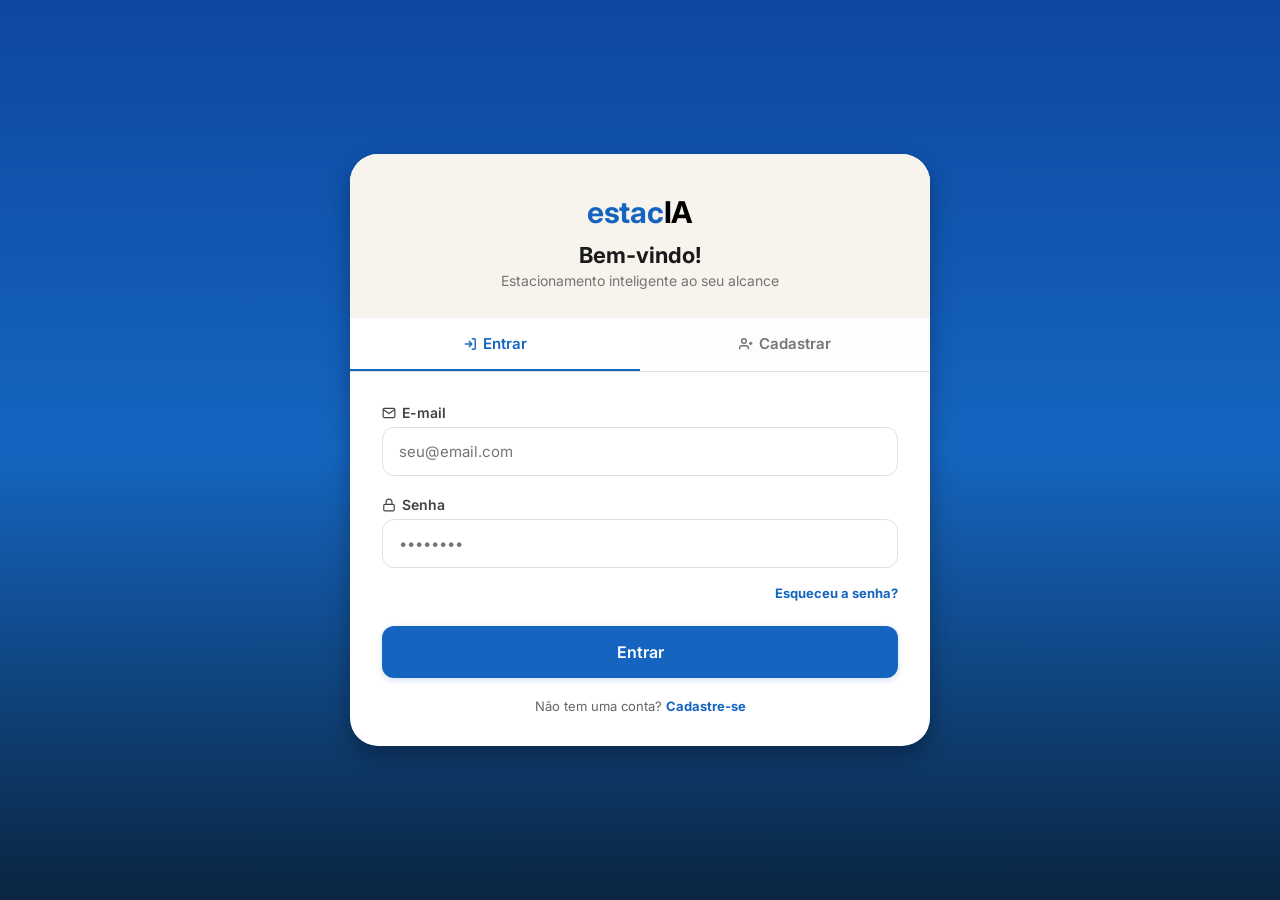
<file: index.html>
<!DOCTYPE html>
<html lang="pt-BR">
<head>
  <meta charset="UTF-8" />
  <meta name="viewport" content="width=device-width, initial-scale=1.0, maximum-scale=1.0, user-scalable=no" />
  <title>estacIA - Entrar</title>
  <link rel="preconnect" href="https://fonts.googleapis.com">
  <link rel="preconnect" href="https://fonts.gstatic.com" crossorigin>
  <link href="https://fonts.googleapis.com/css2?family=Inter:wght@400;500;600;700&display=swap" rel="stylesheet">
  
  <style>
    * {
      box-sizing: border-box;
      margin: 0;
      padding: 0;
      font-family: 'Inter', sans-serif;
      -webkit-tap-highlight-color: transparent;
    }

    body {
      background: linear-gradient(180deg, #0d47a1 0%, #1565c0 50%, #0a2540 100%);
      display: flex;
      justify-content: center;
      align-items: center;
      min-height: 100vh;
      padding: 16px;
    }

    /* Container Principal */
    .card-container {
      background-color: #ffffff;
      width: 100%;
      max-width: 360px;
      border-radius: 24px;
      overflow: hidden;
      box-shadow: 0 10px 25px rgba(0, 0, 0, 0.3);
      display: flex;
      flex-direction: column;
      transition: all 0.3s ease;
    }

    /* ADAPTAÇÃO PARA TABLETS E CENTRAIS MULTIMÍDIA */
    @media (min-width: 768px) {
      .card-container {
        max-width: 580px;
        border-radius: 28px;
      }
      .header-bege {
        padding: 40px 32px 28px 32px !important;
      }
      .brand-logo {
        font-size: 30px !important;
      }
      .header-title {
        font-size: 22px !important;
      }
      .header-subtitle {
        font-size: 14px !important;
        max-width: 100% !important;
      }
      .tab-btn {
        padding: 16px 0 !important;
        font-size: 15px !important;
      }
      .form-body {
        padding: 32px !important;
        gap: 20px !important;
      }
      .input-label {
        font-size: 14px !important;
      }
      .input-box {
        padding: 14px 16px !important;
        font-size: 15px !important;
        border-radius: 12px !important;
      }
      .forgot-link {
        font-size: 13px !important;
      }
      .btn-submit {
        padding: 16px !important;
        font-size: 16px !important;
        border-radius: 12px !important;
      }
      .footer-text {
        font-size: 13px !important;
      }
    }

    /* Cabeçalho Bege */
    .header-bege {
      background-color: #f7f3ed;
      padding: 32px 24px 20px 24px;
      text-align: center;
    }

    .brand-logo {
      font-size: 22px;
      font-weight: 700;
      color: #1565c0;
      margin-bottom: 12px;
      letter-spacing: -0.3px;
    }

    .brand-logo span {
      color: #000000;
    }

    .header-title {
      font-size: 18px;
      font-weight: 700;
      color: #1a1a1a;
      margin-bottom: 4px;
    }

    .header-subtitle {
      font-size: 11px;
      color: #757575;
      line-height: 1.3;
      max-width: 200px;
      margin: 0 auto;
    }

    /* Abas de Navegação */
    .tabs {
      display: flex;
      border-bottom: 1px solid #e0e0e0;
      background-color: #ffffff;
    }

    .tab-btn {
      flex: 1;
      padding: 12px 0;
      text-align: center;
      font-size: 13px;
      font-weight: 600;
      color: #757575;
      text-decoration: none;
      display: flex;
      align-items: center;
      justify-content: center;
      gap: 6px;
      background: #fdfdfd;
      border-bottom: 2px solid transparent;
    }

    .tab-btn.active {
      color: #1565c0;
      background: #ffffff;
      border-bottom: 2px solid #1565c0;
    }

    /* Corpo do Formulário */
    .form-body {
      padding: 20px 24px 24px 24px;
      display: flex;
      flex-direction: column;
      gap: 16px;
    }

    .input-group {
      display: flex;
      flex-direction: column;
      gap: 6px;
    }

    .input-label {
      font-size: 12px;
      font-weight: 600;
      color: #424242;
      display: flex;
      align-items: center;
      gap: 6px;
    }

    .input-box {
      width: 100%;
      border: 1px solid #e0e0e0;
      border-radius: 10px;
      padding: 10px 12px;
      font-size: 13px;
      color: #333333;
      outline: none;
      background-color: #ffffff;
    }

    .input-box:focus {
      border-color: #1565c0;
    }

    .forgot-wrapper {
      text-align: right;
      margin-top: -6px;
    }

    .forgot-link {
      font-size: 11px;
      font-weight: 700;
      color: #1565c0;
      text-decoration: none;
    }

    .btn-submit {
      width: 100%;
      background-color: #1565c0;
      color: #ffffff;
      border: none;
      padding: 12px;
      border-radius: 10px;
      font-size: 13px;
      font-weight: 600;
      cursor: pointer;
      margin-top: 4px;
      box-shadow: 0 2px 6px rgba(21, 101, 192, 0.2);
    }

    .footer-text {
      text-align: center;
      font-size: 11px;
      color: #666666;
    }

    .footer-text a {
      color: #1565c0;
      font-weight: 700;
      text-decoration: none;
    }
  </style>
</head>
<body>

  <div class="card-container">
    
    <div class="header-bege">
      <div class="brand-logo">estac<span>IA</span></div>
      <h2 class="header-title">Bem-vindo!</h2>
      <p class="header-subtitle">Estacionamento inteligente ao seu alcance</p>
    </div>

    <div class="tabs">
      <a href="index.html" class="tab-btn active">
        <svg width="14" height="14" viewBox="0 0 24 24" fill="none" stroke="currentColor" stroke-width="2.5"><path d="M15 3h4a2 2 0 0 1 2 2v14a2 2 0 0 1-2 2h-4"/><polyline points="10 17 15 12 10 7"/><line x1="15" y1="12" x2="3" y2="12"/></svg>
        Entrar
      </a>
      <a href="cadastro.html" class="tab-btn">
        <svg width="14" height="14" viewBox="0 0 24 24" fill="none" stroke="currentColor" stroke-width="2.5"><path d="M16 21v-2a4 4 0 0 0-4-4H5a4 4 0 0 0-4 4v2"/><circle cx="8.5" cy="7" r="4"/><line x1="20" y1="8" x2="20" y2="14"/><line x1="23" y1="11" x2="17" y2="11"/></svg>
        Cadastrar
      </a>
    </div>

    <form class="form-body" onsubmit="event.preventDefault(); window.location.href='principal.html';">
      
      <div class="input-group">
        <label class="input-label">
          <svg width="14" height="14" viewBox="0 0 24 24" fill="none" stroke="currentColor" stroke-width="2"><path d="M4 4h16c1.1 0 2 .9 2 2v12c0 1.1-.9 2-2 2H4c-1.1 0-2-.9-2-2V6c0-1.1.9-2 2-2z"/><polyline points="22,6 12,13 2,6"/></svg>
          E-mail
        </label>
        <input type="email" class="input-box" placeholder="seu@email.com" required />
      </div>

      <div class="input-group">
        <label class="input-label">
          <svg width="14" height="14" viewBox="0 0 24 24" fill="none" stroke="currentColor" stroke-width="2"><rect x="3" y="11" width="18" height="11" rx="2" ry="2"/><path d="M7 11V7a5 5 0 0 1 10 0v4"/></svg>
          Senha
        </label>
        <input type="password" class="input-box" placeholder="••••••••" required />
      </div>

      <div class="forgot-wrapper">
        <a href="recuperar.html" class="forgot-link">Esqueceu a senha?</a>
      </div>

      <button type="submit" class="btn-submit">Entrar</button>

      <div class="footer-text">
        Não tem uma conta? <a href="cadastro.html">Cadastre-se</a>
      </div>

    </form>

  </div>

</body>
</html>
</file>
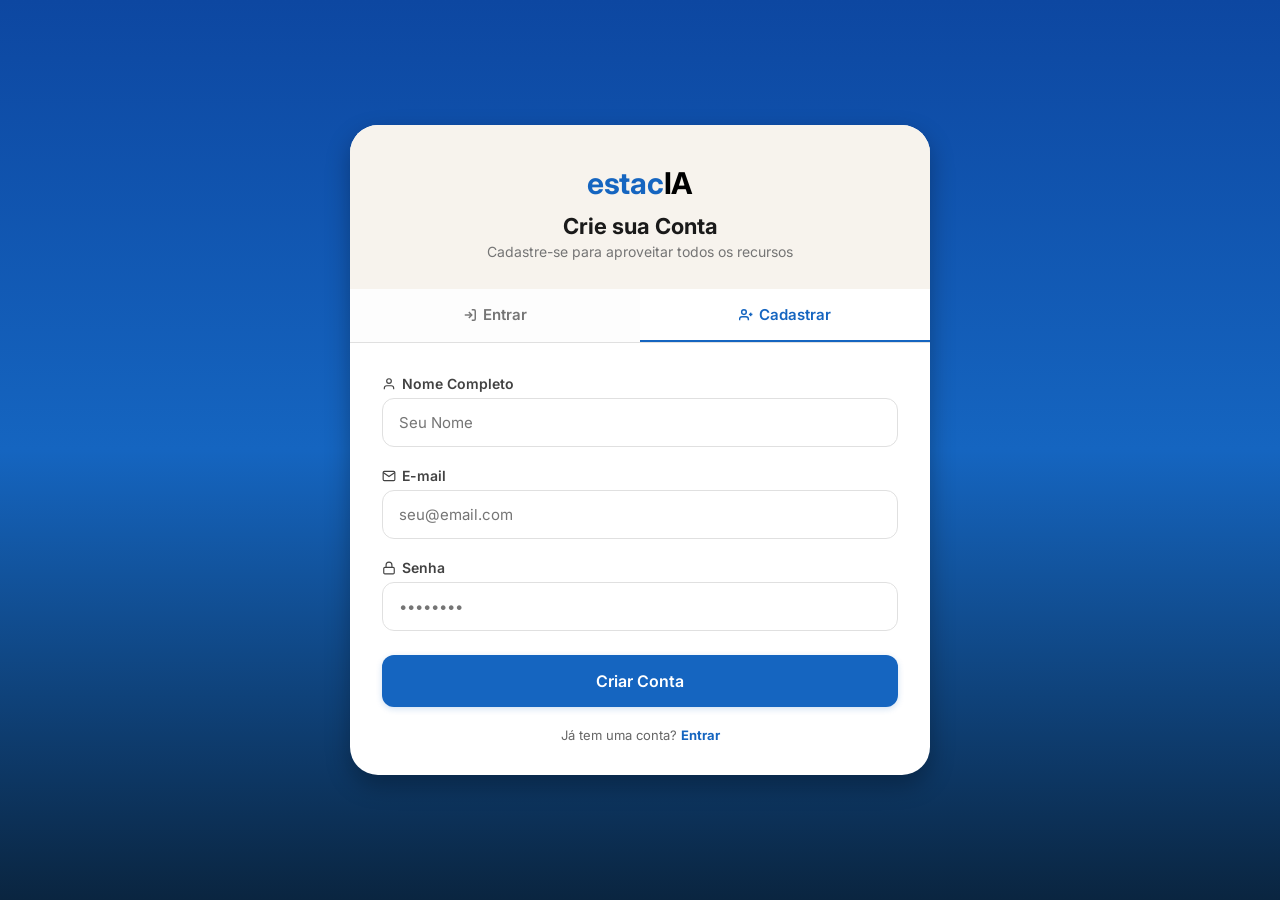
<file: cadastro.html>
<!DOCTYPE html>
<html lang="pt-BR">
<head>
  <meta charset="UTF-8" />
  <meta name="viewport" content="width=device-width, initial-scale=1.0, maximum-scale=1.0, user-scalable=no" />
  <title>estacIA - Cadastrar</title>
  <link rel="preconnect" href="https://fonts.googleapis.com">
  <link rel="preconnect" href="https://fonts.gstatic.com" crossorigin>
  <link href="https://fonts.googleapis.com/css2?family=Inter:wght@400;500;600;700&display=swap" rel="stylesheet">
  
  <style>
    * {
      box-sizing: border-box;
      margin: 0;
      padding: 0;
      font-family: 'Inter', sans-serif;
      -webkit-tap-highlight-color: transparent;
    }

    body {
      background: linear-gradient(180deg, #0d47a1 0%, #1565c0 50%, #0a2540 100%);
      display: flex;
      justify-content: center;
      align-items: center;
      min-height: 100vh;
      padding: 16px;
    }

    .card-container {
      background-color: #ffffff;
      width: 100%;
      max-width: 360px;
      border-radius: 24px;
      overflow: hidden;
      box-shadow: 0 10px 25px rgba(0, 0, 0, 0.3);
      display: flex;
      flex-direction: column;
      transition: all 0.3s ease;
    }

    @media (min-width: 768px) {
      .card-container {
        max-width: 580px;
        border-radius: 28px;
      }
      .header-bege {
        padding: 40px 32px 28px 32px !important;
      }
      .brand-logo {
        font-size: 30px !important;
      }
      .header-title {
        font-size: 22px !important;
      }
      .header-subtitle {
        font-size: 14px !important;
        max-width: 100% !important;
      }
      .tab-btn {
        padding: 16px 0 !important;
        font-size: 15px !important;
      }
      .form-body {
        padding: 32px !important;
        gap: 20px !important;
      }
      .input-label {
        font-size: 14px !important;
      }
      .input-box {
        padding: 14px 16px !important;
        font-size: 15px !important;
        border-radius: 12px !important;
      }
      .btn-submit {
        padding: 16px !important;
        font-size: 16px !important;
        border-radius: 12px !important;
      }
      .footer-text {
        font-size: 13px !important;
      }
    }

    .header-bege {
      background-color: #f7f3ed;
      padding: 32px 24px 20px 24px;
      text-align: center;
    }

    .brand-logo {
      font-size: 22px;
      font-weight: 700;
      color: #1565c0;
      margin-bottom: 12px;
      letter-spacing: -0.3px;
    }

    .brand-logo span {
      color: #000000;
    }

    .header-title {
      font-size: 18px;
      font-weight: 700;
      color: #1a1a1a;
      margin-bottom: 4px;
    }

    .header-subtitle {
      font-size: 11px;
      color: #757575;
      line-height: 1.3;
      max-width: 200px;
      margin: 0 auto;
    }

    .tabs {
      display: flex;
      border-bottom: 1px solid #e0e0e0;
      background-color: #ffffff;
    }

    .tab-btn {
      flex: 1;
      padding: 12px 0;
      text-align: center;
      font-size: 13px;
      font-weight: 600;
      color: #757575;
      text-decoration: none;
      display: flex;
      align-items: center;
      justify-content: center;
      gap: 6px;
      background: #fdfdfd;
      border-bottom: 2px solid transparent;
    }

    .tab-btn.active {
      color: #1565c0;
      background: #ffffff;
      border-bottom: 2px solid #1565c0;
    }

    .form-body {
      padding: 20px 24px 24px 24px;
      display: flex;
      flex-direction: column;
      gap: 16px;
    }

    .input-group {
      display: flex;
      flex-direction: column;
      gap: 6px;
    }

    .input-label {
      font-size: 12px;
      font-weight: 600;
      color: #424242;
      display: flex;
      align-items: center;
      gap: 6px;
    }

    .input-box {
      width: 100%;
      border: 1px solid #e0e0e0;
      border-radius: 10px;
      padding: 10px 12px;
      font-size: 13px;
      color: #333333;
      outline: none;
      background-color: #ffffff;
    }

    .input-box:focus {
      border-color: #1565c0;
    }

    .btn-submit {
      width: 100%;
      background-color: #1565c0;
      color: #ffffff;
      border: none;
      padding: 12px;
      border-radius: 10px;
      font-size: 13px;
      font-weight: 600;
      cursor: pointer;
      margin-top: 4px;
      box-shadow: 0 2px 6px rgba(21, 101, 192, 0.2);
    }

    .footer-text {
      text-align: center;
      font-size: 11px;
      color: #666666;
    }

    .footer-text a {
      color: #1565c0;
      font-weight: 700;
      text-decoration: none;
    }
  </style>
</head>
<body>

  <div class="card-container">
    
    <div class="header-bege">
      <div class="brand-logo">estac<span>IA</span></div>
      <h2 class="header-title">Crie sua Conta</h2>
      <p class="header-subtitle">Cadastre-se para aproveitar todos os recursos</p>
    </div>

    <div class="tabs">
      <a href="index.html" class="tab-btn">
        <svg width="14" height="14" viewBox="0 0 24 24" fill="none" stroke="currentColor" stroke-width="2.5"><path d="M15 3h4a2 2 0 0 1 2 2v14a2 2 0 0 1-2 2h-4"/><polyline points="10 17 15 12 10 7"/><line x1="15" y1="12" x2="3" y2="12"/></svg>
        Entrar
      </a>
      <a href="cadastro.html" class="tab-btn active">
        <svg width="14" height="14" viewBox="0 0 24 24" fill="none" stroke="currentColor" stroke-width="2.5"><path d="M16 21v-2a4 4 0 0 0-4-4H5a4 4 0 0 0-4 4v2"/><circle cx="8.5" cy="7" r="4"/><line x1="20" y1="8" x2="20" y2="14"/><line x1="23" y1="11" x2="17" y2="11"/></svg>
        Cadastrar
      </a>
    </div>

    <form class="form-body" onsubmit="event.preventDefault(); alert('Conta criada com sucesso!'); window.location.href='index.html';">
      
      <div class="input-group">
        <label class="input-label">
          <svg width="14" height="14" viewBox="0 0 24 24" fill="none" stroke="currentColor" stroke-width="2"><path d="M20 21v-2a4 4 0 0 0-4-4H8a4 4 0 0 0-4 4v2"/><circle cx="12" cy="7" r="4"/></svg>
          Nome Completo
        </label>
        <input type="text" class="input-box" placeholder="Seu Nome" required />
      </div>

      <div class="input-group">
        <label class="input-label">
          <svg width="14" height="14" viewBox="0 0 24 24" fill="none" stroke="currentColor" stroke-width="2"><path d="M4 4h16c1.1 0 2 .9 2 2v12c0 1.1-.9 2-2 2H4c-1.1 0-2-.9-2-2V6c0-1.1.9-2 2-2z"/><polyline points="22,6 12,13 2,6"/></svg>
          E-mail
        </label>
        <input type="email" class="input-box" placeholder="seu@email.com" required />
      </div>

      <div class="input-group">
        <label class="input-label">
          <svg width="14" height="14" viewBox="0 0 24 24" fill="none" stroke="currentColor" stroke-width="2"><rect x="3" y="11" width="18" height="11" rx="2" ry="2"/><path d="M7 11V7a5 5 0 0 1 10 0v4"/></svg>
          Senha
        </label>
        <input type="password" class="input-box" placeholder="••••••••" required />
      </div>

      <button type="submit" class="btn-submit">Criar Conta</button>

      <div class="footer-text">
        Já tem uma conta? <a href="index.html">Entrar</a>
      </div>

    </form>

  </div>

</body>
</html>
</file>
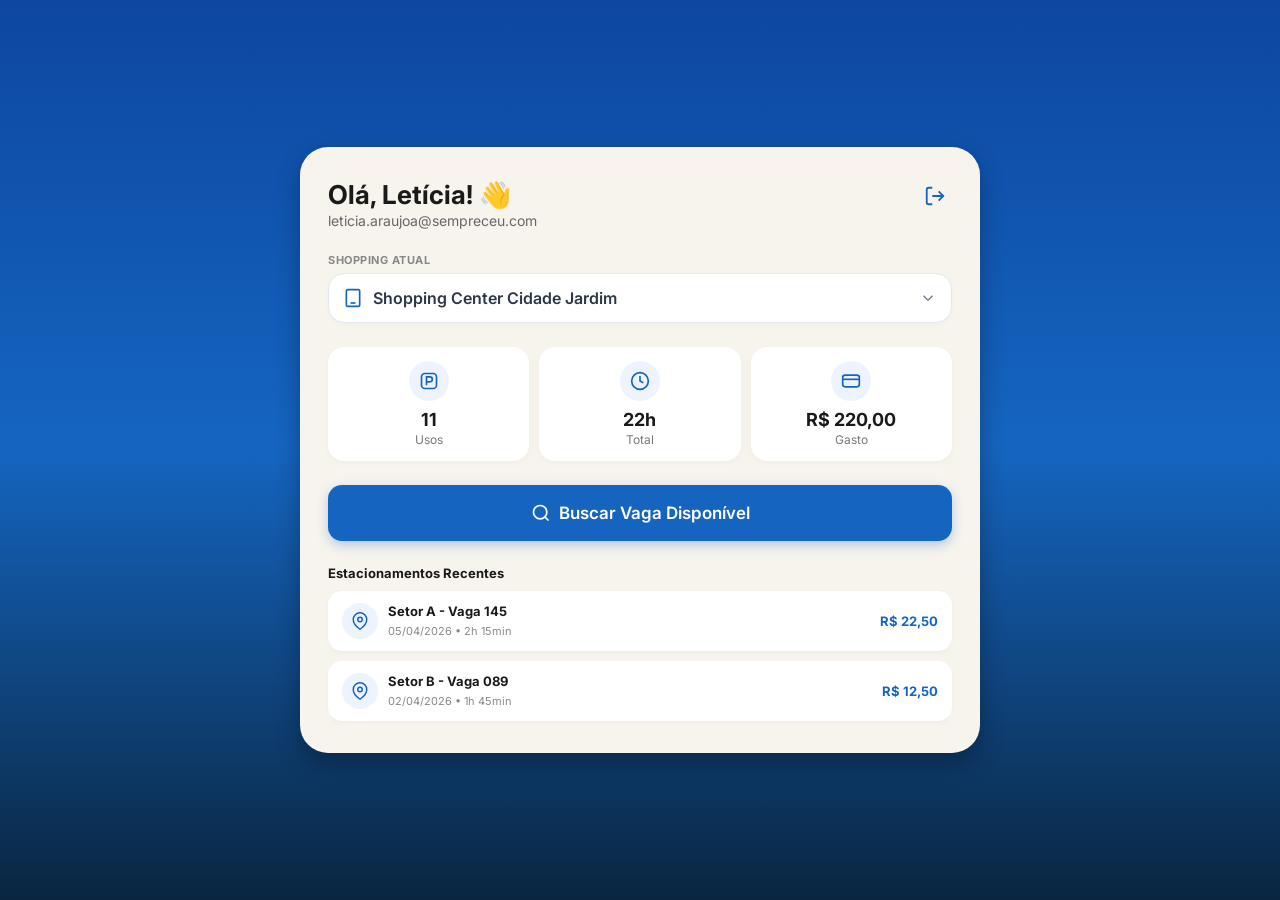
<file: principal.html>
<!DOCTYPE html>
<html lang="pt-BR">
<head>
  <meta charset="UTF-8" />
  <meta name="viewport" content="width=device-width, initial-scale=1.0, maximum-scale=1.0, user-scalable=no" />
  <title>EstaciA - Início</title>
  <link rel="preconnect" href="https://fonts.googleapis.com">
  <link rel="preconnect" href="https://fonts.gstatic.com" crossorigin>
  <link href="https://fonts.googleapis.com/css2?family=Inter:wght@400;500;600;700&display=swap" rel="stylesheet">
  
  <style>
    * {
      box-sizing: border-box;
      margin: 0;
      padding: 0;
      font-family: 'Inter', sans-serif;
      -webkit-tap-highlight-color: transparent;
    }

    body {
      background: linear-gradient(180deg, #0d47a1 0%, #1565c0 50%, #0a2540 100%);
      display: flex;
      justify-content: center;
      align-items: center;
      min-height: 100vh;
      padding: 16px;
    }

    /* Container base ajustável */
    .card-container {
      background-color: #f7f4ee;
      width: 100%;
      max-width: 420px;
      border-radius: 28px;
      overflow: hidden;
      box-shadow: 0 10px 25px rgba(0, 0, 0, 0.3);
      padding: 24px 20px;
      display: flex;
      flex-direction: column;
      gap: 20px;
      transition: max-width 0.3s ease;
    }

    /* ADAPTAÇÃO PARA TABLETS / CENTRAL MULTIMÍDIA DO CARRO (TELAS MAIORES) */
    @media (min-width: 768px) {
      .card-container {
        max-width: 680px;
        padding: 32px 28px;
        gap: 24px;
      }

      .user-info h2 {
        font-size: 26px !important;
      }

      .user-info p {
        font-size: 14px !important;
      }

      .stat-value {
        font-size: 18px !important;
      }

      .stat-label {
        font-size: 12px !important;
      }

      .btn-search {
        padding: 18px !important;
        font-size: 17px !important;
      }

      .select-input {
        font-size: 16px !important;
      }
    }

    .header-user {
      display: flex;
      justify-content: space-between;
      align-items: flex-start;
    }

    .user-info h2 {
      font-size: 22px;
      font-weight: 700;
      color: #1a1a1a;
      display: flex;
      align-items: center;
      gap: 6px;
    }

    .user-info p {
      font-size: 12px;
      color: #666666;
      margin-top: 2px;
    }

    .logout-btn {
      background: none;
      border: none;
      color: #1565c0;
      cursor: pointer;
      padding: 6px;
      display: flex;
      align-items: center;
      justify-content: center;
      text-decoration: none;
      border-radius: 50%;
      transition: background-color 0.2s ease;
    }

    .logout-btn:active {
      background-color: rgba(21, 101, 192, 0.1);
    }

    .select-section {
      display: flex;
      flex-direction: column;
      gap: 6px;
    }

    .select-label {
      font-size: 11px;
      font-weight: 700;
      color: #888888;
      letter-spacing: 0.5px;
    }

    .select-wrapper {
      position: relative;
      width: 100%;
      background-color: #ffffff;
      border: 1px solid #e2e8f0;
      border-radius: 16px;
      display: flex;
      align-items: center;
      padding: 0 14px;
      box-shadow: 0 2px 6px rgba(0,0,0,0.02);
      transition: all 0.2s ease;
    }

    .select-wrapper:focus-within {
      border-color: #1565c0;
      box-shadow: 0 0 0 3px rgba(21, 101, 192, 0.12);
    }

    .select-icon {
      margin-right: 10px;
      display: flex;
      align-items: center;
      color: #1565c0;
      flex-shrink: 0;
    }

    .select-dropdown-icon {
      margin-left: 8px;
      pointer-events: none;
      display: flex;
      align-items: center;
      color: #718096;
      flex-shrink: 0;
    }

    .select-input {
      width: 100%;
      border: none;
      background: transparent;
      padding: 14px 0;
      font-size: 14px;
      font-weight: 600;
      color: #2d3748;
      outline: none;
      cursor: pointer;
      appearance: none;
      -webkit-appearance: none;
      -moz-appearance: none;
    }

    .stats-grid {
      display: grid;
      grid-template-columns: repeat(3, 1fr);
      gap: 10px;
    }

    .stat-card {
      background-color: #ffffff;
      border-radius: 16px;
      padding: 14px 8px;
      text-align: center;
      display: flex;
      flex-direction: column;
      align-items: center;
      box-shadow: 0 2px 6px rgba(0,0,0,0.03);
    }

    .icon-badge {
      width: 40px;
      height: 40px;
      border-radius: 50%;
      background-color: #eef4ff;
      display: flex;
      align-items: center;
      justify-content: center;
      margin-bottom: 8px;
      color: #1565c0;
    }

    .stat-value {
      font-size: 15px;
      font-weight: 700;
      color: #1a1a1a;
    }

    .stat-label {
      font-size: 11px;
      color: #777777;
      margin-top: 2px;
    }

    .btn-search {
      width: 100%;
      background-color: #1565c0;
      color: #ffffff;
      border: none;
      padding: 16px;
      border-radius: 14px;
      font-size: 15px;
      font-weight: 600;
      cursor: pointer;
      display: flex;
      align-items: center;
      justify-content: center;
      gap: 8px;
      box-shadow: 0 4px 12px rgba(21, 101, 192, 0.3);
      text-decoration: none;
    }

    .recent-section {
      display: flex;
      flex-direction: column;
      gap: 10px;
    }

    .recent-title {
      font-size: 13px;
      font-weight: 700;
      color: #1a1a1a;
    }

    .history-card {
      background-color: #ffffff;
      border-radius: 14px;
      padding: 12px 14px;
      display: flex;
      align-items: center;
      justify-content: space-between;
      box-shadow: 0 2px 5px rgba(0,0,0,0.03);
    }

    .history-info {
      display: flex;
      align-items: center;
      gap: 10px;
    }

    .history-details strong {
      display: block;
      font-size: 13px;
      color: #1a1a1a;
    }

    .history-details span {
      font-size: 11px;
      color: #888888;
    }

    .history-price {
      font-size: 13px;
      font-weight: 700;
      color: #1565c0;
    }
  </style>
</head>
<body>

  <div class="card-container">
    
    <!-- CABEÇALHO DO USUÁRIO -->
    <div class="header-user">
      <div class="user-info">
        <h2>Olá, Letícia! 👋</h2>
        <p>leticia.araujoa@sempreceu.com</p>
      </div>
      <a href="index.html" class="logout-btn" title="Sair">
        <svg width="22" height="22" viewBox="0 0 24 24" fill="none" stroke="currentColor" stroke-width="2"><path d="M9 21H5a2 2 0 0 1-2-2V5a2 2 0 0 1 2-2h4"/><polyline points="16 17 21 12 16 7"/><line x1="21" y1="12" x2="9" y2="12"/></svg>
      </a>
    </div>

    <!-- SELEÇÃO DE SHOPPING -->
    <div class="select-section">
      <span class="select-label">SHOPPING ATUAL</span>
      <div class="select-wrapper">
        <div class="select-icon">
          <svg width="20" height="20" viewBox="0 0 24 24" fill="none" stroke="currentColor" stroke-width="2"><rect x="4" y="2" width="16" height="20" rx="2"/><line x1="9" y1="6" x2="9" y2="6"/><line x1="15" y1="6" x2="15" y2="6"/><line x1="9" y1="10" x2="9" y2="10"/><line x1="15" y1="10" x2="15" y2="10"/><line x1="9" y1="14" x2="9" y2="14"/><line x1="15" y1="14" x2="15" y2="14"/><line x1="9" y1="18" x2="15" y2="18"/></svg>
        </div>
        <select class="select-input" id="shoppingSelect" onchange="atualizarShopping(this.value)">
          <option value="Shopping Center Cidade Jardim">Shopping Center Cidade Jardim</option>
          <option value="Brasilia Shopping">Brasilia Shopping</option>
          <option value="Shopping Boulevard">Shopping Boulevard</option>
          <option value="Shopping Pátio Central">Shopping Pátio Central</option>
        </select>
        <div class="select-dropdown-icon">
          <svg width="18" height="18" viewBox="0 0 24 24" fill="none" stroke="currentColor" stroke-width="2"><polyline points="6 9 12 15 18 9"/></svg>
        </div>
      </div>
    </div>

    <!-- RESUMO DE ESTATÍSTICAS -->
    <div class="stats-grid">
      <div class="stat-card">
        <div class="icon-badge">
          <svg width="20" height="20" viewBox="0 0 24 24" fill="none" stroke="currentColor" stroke-width="2"><rect x="3" y="3" width="18" height="18" rx="4"/><path d="M9 17V7h4a3 3 0 0 1 0 6H9"/></svg>
        </div>
        <span class="stat-value">11</span>
        <span class="stat-label">Usos</span>
      </div>

      <div class="stat-card">
        <div class="icon-badge">
          <svg width="20" height="20" viewBox="0 0 24 24" fill="none" stroke="currentColor" stroke-width="2"><circle cx="12" cy="12" r="10"/><polyline points="12 6 12 12 16 14"/></svg>
        </div>
        <span class="stat-value">22h</span>
        <span class="stat-label">Total</span>
      </div>

      <div class="stat-card">
        <div class="icon-badge">
          <svg width="20" height="20" viewBox="0 0 24 24" fill="none" stroke="currentColor" stroke-width="2"><rect x="2" y="5" width="20" height="14" rx="3"/><line x1="2" y1="10" x2="22" y2="10"/></svg>
        </div>
        <span class="stat-value">R$ 220,00</span>
        <span class="stat-label">Gasto</span>
      </div>
    </div>

    <!-- BOTÃO PRINCIPAL DE BUSCA -->
    <a href="setores.html" class="btn-search">
      <svg width="20" height="20" viewBox="0 0 24 24" fill="none" stroke="currentColor" stroke-width="2"><circle cx="11" cy="11" r="8"/><line x1="21" y1="21" x2="16.65" y2="16.65"/></svg>
      Buscar Vaga Disponível
    </a>

    <!-- HISTÓRICO RECENTE -->
    <div class="recent-section">
      <span class="recent-title">Estacionamentos Recentes</span>
      
      <div class="history-card">
        <div class="history-info">
          <div class="icon-badge" style="margin-bottom:0; width:36px; height:36px;">
            <svg width="18" height="18" viewBox="0 0 24 24" fill="none" stroke="currentColor" stroke-width="2"><path d="M21 10c0 7-9 13-9 13s-9-6-9-13a9 9 0 0 1 18 0z"/><circle cx="12" cy="10" r="3"/></svg>
          </div>
          <div class="history-details">
            <strong>Setor A - Vaga 145</strong>
            <span>05/04/2026 • 2h 15min</span>
          </div>
        </div>
        <span class="history-price">R$ 22,50</span>
      </div>

      <div class="history-card">
        <div class="history-info">
          <div class="icon-badge" style="margin-bottom:0; width:36px; height:36px;">
            <svg width="18" height="18" viewBox="0 0 24 24" fill="none" stroke="currentColor" stroke-width="2"><path d="M21 10c0 7-9 13-9 13s-9-6-9-13a9 9 0 0 1 18 0z"/><circle cx="12" cy="10" r="3"/></svg>
          </div>
          <div class="history-details">
            <strong>Setor B - Vaga 089</strong>
            <span>02/04/2026 • 1h 45min</span>
          </div>
        </div>
        <span class="history-price">R$ 12,50</span>
      </div>
    </div>

  </div>

  <script>
    window.addEventListener('DOMContentLoaded', () => {
      const shoppingSalvo = localStorage.getItem('shoppingSelecionado');
      if (shoppingSalvo) {
        document.getElementById('shoppingSelect').value = shoppingSalvo;
      }
    });

    function atualizarShopping(valor) {
      localStorage.setItem('shoppingSelecionado', valor);
    }
  </script>

</body>
</html>
</file>
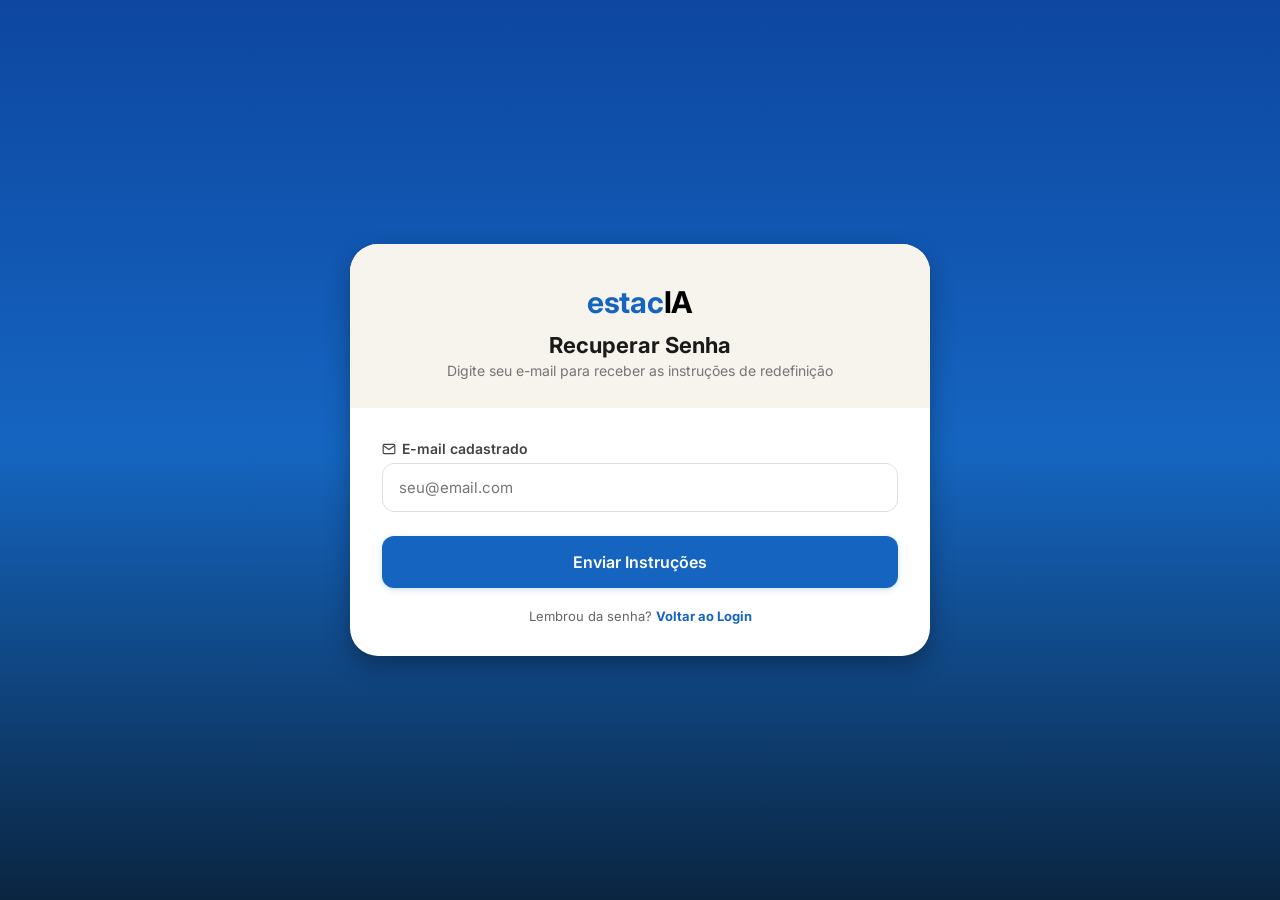
<file: recuperar.html>
<!DOCTYPE html>
<html lang="pt-BR">
<head>
  <meta charset="UTF-8" />
  <meta name="viewport" content="width=device-width, initial-scale=1.0, maximum-scale=1.0, user-scalable=no" />
  <title>estacIA - Recuperar Senha</title>
  <link rel="preconnect" href="https://fonts.googleapis.com">
  <link rel="preconnect" href="https://fonts.gstatic.com" crossorigin>
  <link href="https://fonts.googleapis.com/css2?family=Inter:wght@400;500;600;700&display=swap" rel="stylesheet">
  
  <style>
    * {
      box-sizing: border-box;
      margin: 0;
      padding: 0;
      font-family: 'Inter', sans-serif;
      -webkit-tap-highlight-color: transparent;
    }

    body {
      background: linear-gradient(180deg, #0d47a1 0%, #1565c0 50%, #0a2540 100%);
      display: flex;
      justify-content: center;
      align-items: center;
      min-height: 100vh;
      padding: 16px;
    }

    .card-container {
      background-color: #ffffff;
      width: 100%;
      max-width: 360px;
      border-radius: 24px;
      overflow: hidden;
      box-shadow: 0 10px 25px rgba(0, 0, 0, 0.3);
      display: flex;
      flex-direction: column;
      transition: all 0.3s ease;
    }

    @media (min-width: 768px) {
      .card-container {
        max-width: 580px;
        border-radius: 28px;
      }
      .header-bege {
        padding: 40px 32px 28px 32px !important;
      }
      .brand-logo {
        font-size: 30px !important;
      }
      .header-title {
        font-size: 22px !important;
      }
      .header-subtitle {
        font-size: 14px !important;
        max-width: 100% !important;
      }
      .form-body {
        padding: 32px !important;
        gap: 20px !important;
      }
      .input-label {
        font-size: 14px !important;
      }
      .input-box {
        padding: 14px 16px !important;
        font-size: 15px !important;
        border-radius: 12px !important;
      }
      .btn-submit {
        padding: 16px !important;
        font-size: 16px !important;
        border-radius: 12px !important;
      }
      .footer-text {
        font-size: 13px !important;
      }
    }

    .header-bege {
      background-color: #f7f3ed;
      padding: 32px 24px 20px 24px;
      text-align: center;
    }

    .brand-logo {
      font-size: 22px;
      font-weight: 700;
      color: #1565c0;
      margin-bottom: 12px;
      letter-spacing: -0.3px;
    }

    .brand-logo span {
      color: #000000;
    }

    .header-title {
      font-size: 18px;
      font-weight: 700;
      color: #1a1a1a;
      margin-bottom: 4px;
    }

    .header-subtitle {
      font-size: 11px;
      color: #757575;
      line-height: 1.3;
      max-width: 220px;
      margin: 0 auto;
    }

    .form-body {
      padding: 24px;
      display: flex;
      flex-direction: column;
      gap: 16px;
    }

    .input-group {
      display: flex;
      flex-direction: column;
      gap: 6px;
    }

    .input-label {
      font-size: 12px;
      font-weight: 600;
      color: #424242;
      display: flex;
      align-items: center;
      gap: 6px;
    }

    .input-box {
      width: 100%;
      border: 1px solid #e0e0e0;
      border-radius: 10px;
      padding: 10px 12px;
      font-size: 13px;
      color: #333333;
      outline: none;
      background-color: #ffffff;
    }

    .input-box:focus {
      border-color: #1565c0;
    }

    .btn-submit {
      width: 100%;
      background-color: #1565c0;
      color: #ffffff;
      border: none;
      padding: 12px;
      border-radius: 10px;
      font-size: 13px;
      font-weight: 600;
      cursor: pointer;
      margin-top: 4px;
      box-shadow: 0 2px 6px rgba(21, 101, 192, 0.2);
    }

    .footer-text {
      text-align: center;
      font-size: 11px;
      color: #666666;
    }

    .footer-text a {
      color: #1565c0;
      font-weight: 700;
      text-decoration: none;
    }
  </style>
</head>
<body>

  <div class="card-container">
    
    <div class="header-bege">
      <div class="brand-logo">estac<span>IA</span></div>
      <h2 class="header-title">Recuperar Senha</h2>
      <p class="header-subtitle">Digite seu e-mail para receber as instruções de redefinição</p>
    </div>

    <form class="form-body" onsubmit="event.preventDefault(); alert('Instruções enviadas para o e-mail cadastrado!'); window.location.href='index.html';">
      
      <div class="input-group">
        <label class="input-label">
          <svg width="14" height="14" viewBox="0 0 24 24" fill="none" stroke="currentColor" stroke-width="2"><path d="M4 4h16c1.1 0 2 .9 2 2v12c0 1.1-.9 2-2 2H4c-1.1 0-2-.9-2-2V6c0-1.1.9-2 2-2z"/><polyline points="22,6 12,13 2,6"/></svg>
          E-mail cadastrado
        </label>
        <input type="email" class="input-box" placeholder="seu@email.com" required />
      </div>

      <button type="submit" class="btn-submit">Enviar Instruções</button>

      <div class="footer-text">
        Lembrou da senha? <a href="index.html">Voltar ao Login</a>
      </div>

    </form>

  </div>

</body>
</html>
</file>
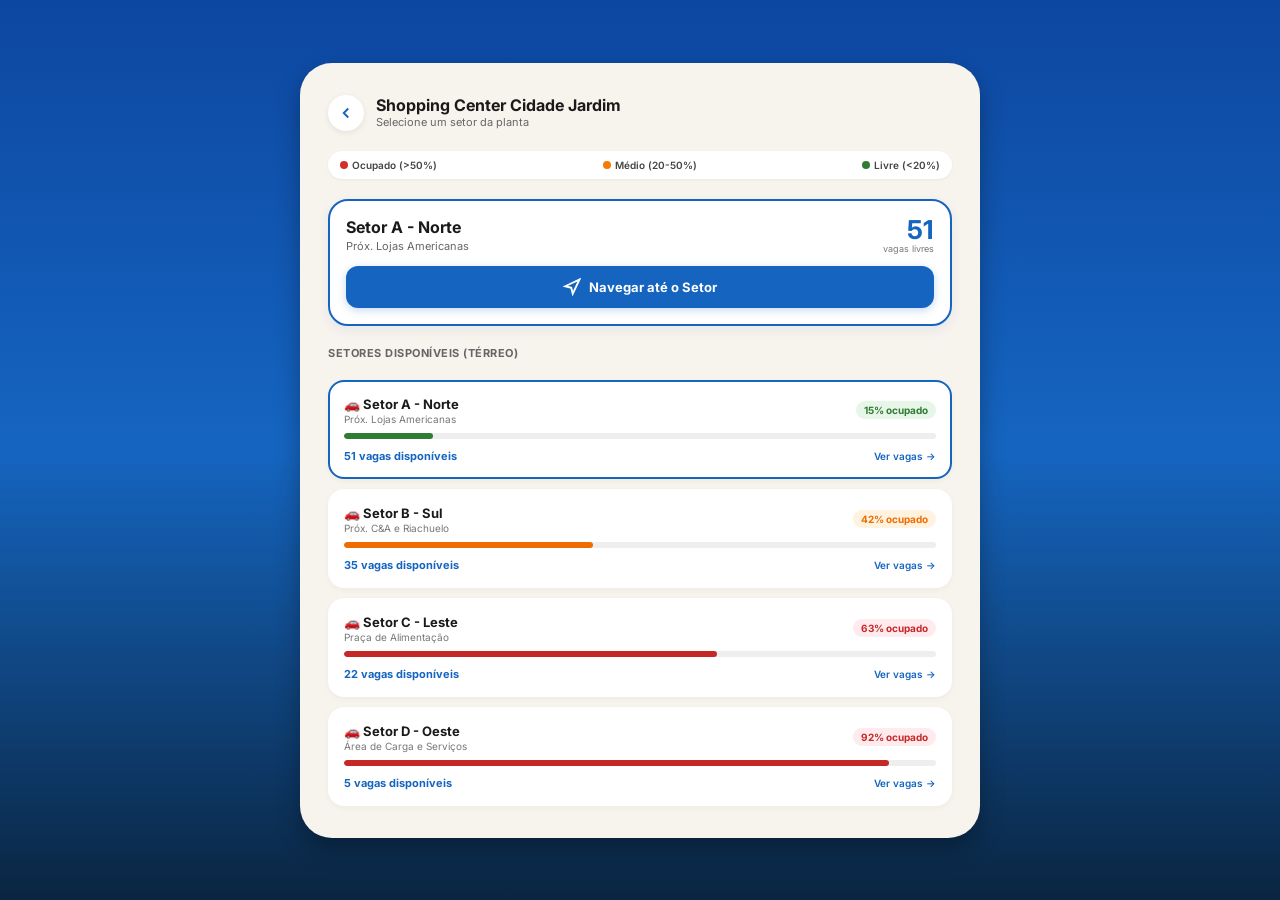
<file: setores.html>
<!DOCTYPE html>
<html lang="pt-BR">
<head>
  <meta charset="UTF-8" />
  <meta name="viewport" content="width=device-width, initial-scale=1.0, maximum-scale=1.0, user-scalable=no" />
  <title>estacIA - Setores Shopping Cidade Jardim</title>
  <link rel="preconnect" href="https://fonts.googleapis.com">
  <link rel="preconnect" href="https://fonts.gstatic.com" crossorigin>
  <link href="https://fonts.googleapis.com/css2?family=Inter:wght@400;500;600;700&display=swap" rel="stylesheet">

  <style>
    * { box-sizing: border-box; margin: 0; padding: 0; font-family: 'Inter', sans-serif; -webkit-tap-highlight-color: transparent; }
    body { background: linear-gradient(180deg, #0d47a1 0%, #1565c0 50%, #0a2540 100%); display: flex; justify-content: center; align-items: center; min-height: 100vh; padding: 16px; }
    .card-container { background-color: #f7f3ed; width: 100%; max-width: 420px; border-radius: 28px; overflow: hidden; box-shadow: 0 10px 25px rgba(0, 0, 0, 0.3); display: flex; flex-direction: column; padding: 20px 16px; gap: 16px; }
    @media (min-width: 768px) { .card-container { max-width: 680px; padding: 32px 28px; gap: 20px; border-radius: 32px; } }

    .header { display: flex; align-items: center; gap: 12px; }
    .btn-back { width: 36px; height: 36px; background-color: #ffffff; border-radius: 50%; display: flex; align-items: center; justify-content: center; color: #1565c0; box-shadow: 0 2px 6px rgba(0,0,0,0.08); flex-shrink: 0; cursor: pointer; border: none; outline: none; }
    .header-title-group { flex: 1; }
    .header-title { font-size: 16px; font-weight: 700; color: #1a1a1a; line-height: 1.2; }
    .header-subtitle { font-size: 11px; color: #666666; }

    .legend-bar { background-color: #ffffff; border-radius: 20px; padding: 8px 12px; display: flex; justify-content: space-between; align-items: center; font-size: 10px; font-weight: 600; color: #444444; box-shadow: 0 1px 3px rgba(0,0,0,0.05); }
    .legend-item { display: flex; align-items: center; gap: 4px; }
    .dot { width: 8px; height: 8px; border-radius: 50%; }
    .dot.red { background-color: #d32f2f; }
    .dot.orange { background-color: #f57c00; }
    .dot.green { background-color: #2e7d32; }

    .highlight-card { background-color: #ffffff; border: 2px solid #1565c0; border-radius: 20px; padding: 16px; display: flex; flex-direction: column; gap: 12px; box-shadow: 0 4px 12px rgba(21, 101, 192, 0.08); }
    .highlight-header { display: flex; justify-content: space-between; align-items: flex-start; }
    .highlight-title { font-size: 16px; font-weight: 700; color: #1a1a1a; }
    .highlight-sub { font-size: 11px; color: #666666; margin-top: 2px; }
    .highlight-vagas { text-align: right; }
    .vagas-num { font-size: 26px; font-weight: 700; color: #1565c0; line-height: 1; }
    .vagas-lbl { font-size: 9px; color: #777777; }

    .btn-navigate { width: 100%; background-color: #1565c0; color: #ffffff; border: none; padding: 12px; border-radius: 12px; font-size: 13px; font-weight: 700; display: flex; align-items: center; justify-content: center; gap: 8px; box-shadow: 0 2px 8px rgba(21, 101, 192, 0.25); cursor: pointer; transition: background-color 0.2s, transform 0.1s; }
    .btn-navigate:active { transform: scale(0.98); background-color: #0d47a1; }

    .section-label { font-size: 11px; font-weight: 700; color: #666666; text-transform: uppercase; letter-spacing: 0.5px; }
    .sectors-list { display: flex; flex-direction: column; gap: 10px; }
    .sector-item { background-color: #ffffff; border-radius: 16px; padding: 14px; display: flex; flex-direction: column; gap: 8px; box-shadow: 0 2px 6px rgba(0,0,0,0.04); border: 2px solid transparent; cursor: pointer; transition: border-color 0.2s; }
    .sector-item.active { border-color: #1565c0; }
    .sector-row-top { display: flex; justify-content: space-between; align-items: center; }
    .sector-name { font-size: 13px; font-weight: 700; color: #1a1a1a; display: flex; align-items: center; gap: 6px; }
    .sector-sub { font-size: 10px; color: #777777; margin-top: 1px; }

    .badge-percent { font-size: 10px; font-weight: 700; padding: 3px 8px; border-radius: 10px; }
    .badge-percent.green { background-color: #e8f5e9; color: #2e7d32; }
    .badge-percent.orange { background-color: #fff3e0; color: #ef6c00; }
    .badge-percent.red { background-color: #ffebee; color: #c62828; }

    .progress-bar-bg { width: 100%; height: 6px; background-color: #eee; border-radius: 3px; overflow: hidden; }
    .progress-bar-fill { height: 100%; border-radius: 3px; }
    .progress-bar-fill.green { background-color: #2e7d32; width: 15%; }
    .progress-bar-fill.orange { background-color: #ef6c00; width: 42%; }
    .progress-bar-fill.red-63 { background-color: #c62828; width: 63%; }
    .progress-bar-fill.red-92 { background-color: #c62828; width: 92%; }

    .sector-row-bottom { display: flex; justify-content: space-between; align-items: center; font-size: 11px; margin-top: 2px; }
    .vagas-avail { font-weight: 700; color: #1565c0; }
    .link-ver-vagas { color: #1565c0; font-weight: 600; font-size: 10px; cursor: pointer; }
  </style>
</head>
<body>

  <div class="card-container">
    <header class="header">
      <button class="btn-back" onclick="window.location.href='principal.html'">
        <svg width="18" height="18" viewBox="0 0 24 24" fill="none" stroke="currentColor" stroke-width="2.5"><polyline points="15 18 9 12 15 6"/></svg>
      </button>
      <div class="header-title-group">
        <h1 class="header-title">Shopping Center Cidade Jardim</h1>
        <p class="header-subtitle">Selecione um setor da planta</p>
      </div>
    </header>

    <div class="legend-bar">
      <div class="legend-item"><span class="dot red"></span> Ocupado (>50%)</div>
      <div class="legend-item"><span class="dot orange"></span> Médio (20-50%)</div>
      <div class="legend-item"><span class="dot green"></span> Livre (<20%)</div>
    </div>

    <!-- Destaque do Setor Selecionado -->
    <div class="highlight-card">
      <div class="highlight-header">
        <div>
          <h2 class="highlight-title" id="activeSectorTitle">Setor A - Norte</h2>
          <p class="highlight-sub" id="activeSectorSub">Próx. Lojas Americanas</p>
        </div>
        <div class="highlight-vagas">
          <div class="vagas-num" id="activeSectorVagas">51</div>
          <div class="vagas-lbl">vagas livres</div>
        </div>
      </div>

      <!-- BOTÃO NAVEGAR ATÉ O SETOR -->
      <button class="btn-navigate" onclick="startNavigation()">
        <svg width="18" height="18" viewBox="0 0 24 24" fill="none" stroke="currentColor" stroke-width="2.5"><polygon points="3 11 22 2 13 21 11 13 3 11"/></svg>
        Navegar até o Setor
      </button>
    </div>

    <span class="section-label">Setores Disponíveis (Térreo)</span>

    <div class="sectors-list">
      <div class="sector-item active" onclick="selectSector('Setor A - Norte', 'Próx. Lojas Americanas', '51', this)">
        <div class="sector-row-top">
          <div>
            <div class="sector-name">🚗 Setor A - Norte</div>
            <div class="sector-sub">Próx. Lojas Americanas</div>
          </div>
          <span class="badge-percent green">15% ocupado</span>
        </div>
        <div class="progress-bar-bg"><div class="progress-bar-fill green"></div></div>
        <div class="sector-row-bottom">
          <span class="vagas-avail">51 vagas disponíveis</span>
          <span class="link-ver-vagas" onclick="event.stopPropagation(); selectSector('Setor A - Norte', 'Próx. Lojas Americanas', '51', this.parentElement.parentElement); startNavigation();">Ver vagas →</span>
        </div>
      </div>

      <div class="sector-item" onclick="selectSector('Setor B - Sul', 'Próx. C&A e Riachuelo', '35', this)">
        <div class="sector-row-top">
          <div>
            <div class="sector-name">🚗 Setor B - Sul</div>
            <div class="sector-sub">Próx. C&A e Riachuelo</div>
          </div>
          <span class="badge-percent orange">42% ocupado</span>
        </div>
        <div class="progress-bar-bg"><div class="progress-bar-fill orange"></div></div>
        <div class="sector-row-bottom">
          <span class="vagas-avail">35 vagas disponíveis</span>
          <span class="link-ver-vagas" onclick="event.stopPropagation(); selectSector('Setor B - Sul', 'Próx. C&A e Riachuelo', '35', this.parentElement.parentElement); startNavigation();">Ver vagas →</span>
        </div>
      </div>

      <div class="sector-item" onclick="selectSector('Setor C - Leste', 'Praça de Alimentação', '22', this)">
        <div class="sector-row-top">
          <div>
            <div class="sector-name">🚗 Setor C - Leste</div>
            <div class="sector-sub">Praça de Alimentação</div>
          </div>
          <span class="badge-percent red">63% ocupado</span>
        </div>
        <div class="progress-bar-bg"><div class="progress-bar-fill red-63"></div></div>
        <div class="sector-row-bottom">
          <span class="vagas-avail">22 vagas disponíveis</span>
          <span class="link-ver-vagas" onclick="event.stopPropagation(); selectSector('Setor C - Leste', 'Praça de Alimentação', '22', this.parentElement.parentElement); startNavigation();">Ver vagas →</span>
        </div>
      </div>

      <div class="sector-item" onclick="selectSector('Setor D - Oeste', 'Área de Carga e Serviços', '5', this)">
        <div class="sector-row-top">
          <div>
            <div class="sector-name">🚗 Setor D - Oeste</div>
            <div class="sector-sub">Área de Carga e Serviços</div>
          </div>
          <span class="badge-percent red">92% ocupado</span>
        </div>
        <div class="progress-bar-bg"><div class="progress-bar-fill red-92"></div></div>
        <div class="sector-row-bottom">
          <span class="vagas-avail">5 vagas disponíveis</span>
          <span class="link-ver-vagas" onclick="event.stopPropagation(); selectSector('Setor D - Oeste', 'Área de Carga e Serviços', '5', this.parentElement.parentElement); startNavigation();">Ver vagas →</span>
        </div>
      </div>
    </div>
  </div>

  <script>
    let currentSelectedSector = { title: 'Setor A - Norte', sub: 'Próx. Lojas Americanas', vagas: '51' };

    function selectSector(title, sub, vagas, element) {
      currentSelectedSector = { title, sub, vagas };
      document.getElementById('activeSectorTitle').innerText = title;
      document.getElementById('activeSectorSub').innerText = sub;
      document.getElementById('activeSectorVagas').innerText = vagas;

      document.querySelectorAll('.sector-item').forEach(item => item.classList.remove('active'));
      if(element) element.classList.add('active');
    }

    function startNavigation() {
      localStorage.setItem('selectedSector', JSON.stringify(currentSelectedSector));
      window.location.href = 'navegacao.html';
    }
  </script>
</body>
</html>
</file>
